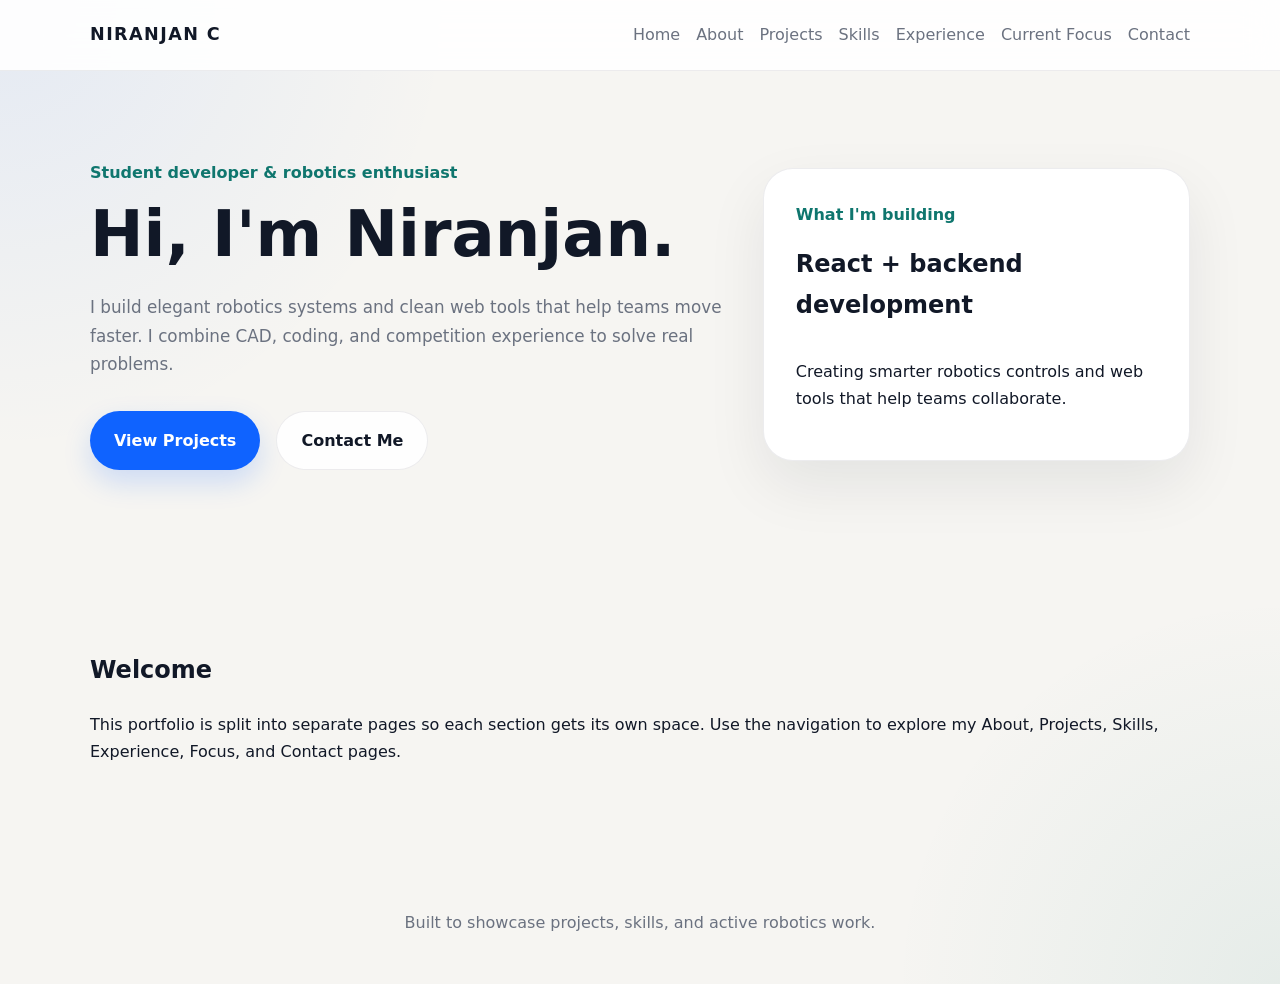
<file: index.html>
<!DOCTYPE html>
<html lang="en">
<head>
  <meta charset="UTF-8" />
  <meta name="viewport" content="width=device-width, initial-scale=1.0" />
  <title>Niranjan C | Portfolio</title>
  <link rel="stylesheet" href="styles.css" />
</head>
<body>
  <header class="site-header">
    <div class="container header-inner">
      <a class="brand" href="index.html">Niranjan C</a>
      <button class="nav-toggle" aria-label="Toggle navigation">☰</button>
      <nav class="site-nav">
        <a href="index.html">Home</a>
        <a href="about.html">About</a>
        <a href="projects.html">Projects</a>
        <a href="skills.html">Skills</a>
        <a href="experience.html">Experience</a>
        <a href="focus.html">Current Focus</a>
        <a href="contact.html">Contact</a>
      </nav>
    </div>
  </header>

  <main>
    <section class="hero section">
      <div class="container hero-grid">
        <div class="hero-copy fade-in">
          <p class="eyebrow">Student developer & robotics enthusiast</p>
          <h1>Hi, I'm Niranjan.</h1>
          <p class="hero-text">I build elegant robotics systems and clean web tools that help teams move faster. I combine CAD, coding, and competition experience to solve real problems.</p>
          <div class="hero-actions">
            <a class="button primary" href="projects.html">View Projects</a>
            <a class="button secondary" href="contact.html">Contact Me</a>
          </div>
        </div>
        <div class="hero-card fade-in fade-in-delay-1">
          <div class="hero-card-content">
            <span>What I'm building</span>
            <h2>React + backend development</h2>
            <p>Creating smarter robotics controls and web tools that help teams collaborate.</p>
          </div>
        </div>
      </div>
    </section>

    <section class="section">
      <div class="container section-grid">
        <div>
          <h2>Welcome</h2>
          <p>This portfolio is split into separate pages so each section gets its own space. Use the navigation to explore my About, Projects, Skills, Experience, Focus, and Contact pages.</p>
        </div>
      </div>
    </section>
  </main>

  <footer class="site-footer">
    <div class="container">
      <p>Built to showcase projects, skills, and active robotics work.</p>
    </div>
  </footer>

  <script src="script.js"></script>
</body>
</html>
</file>
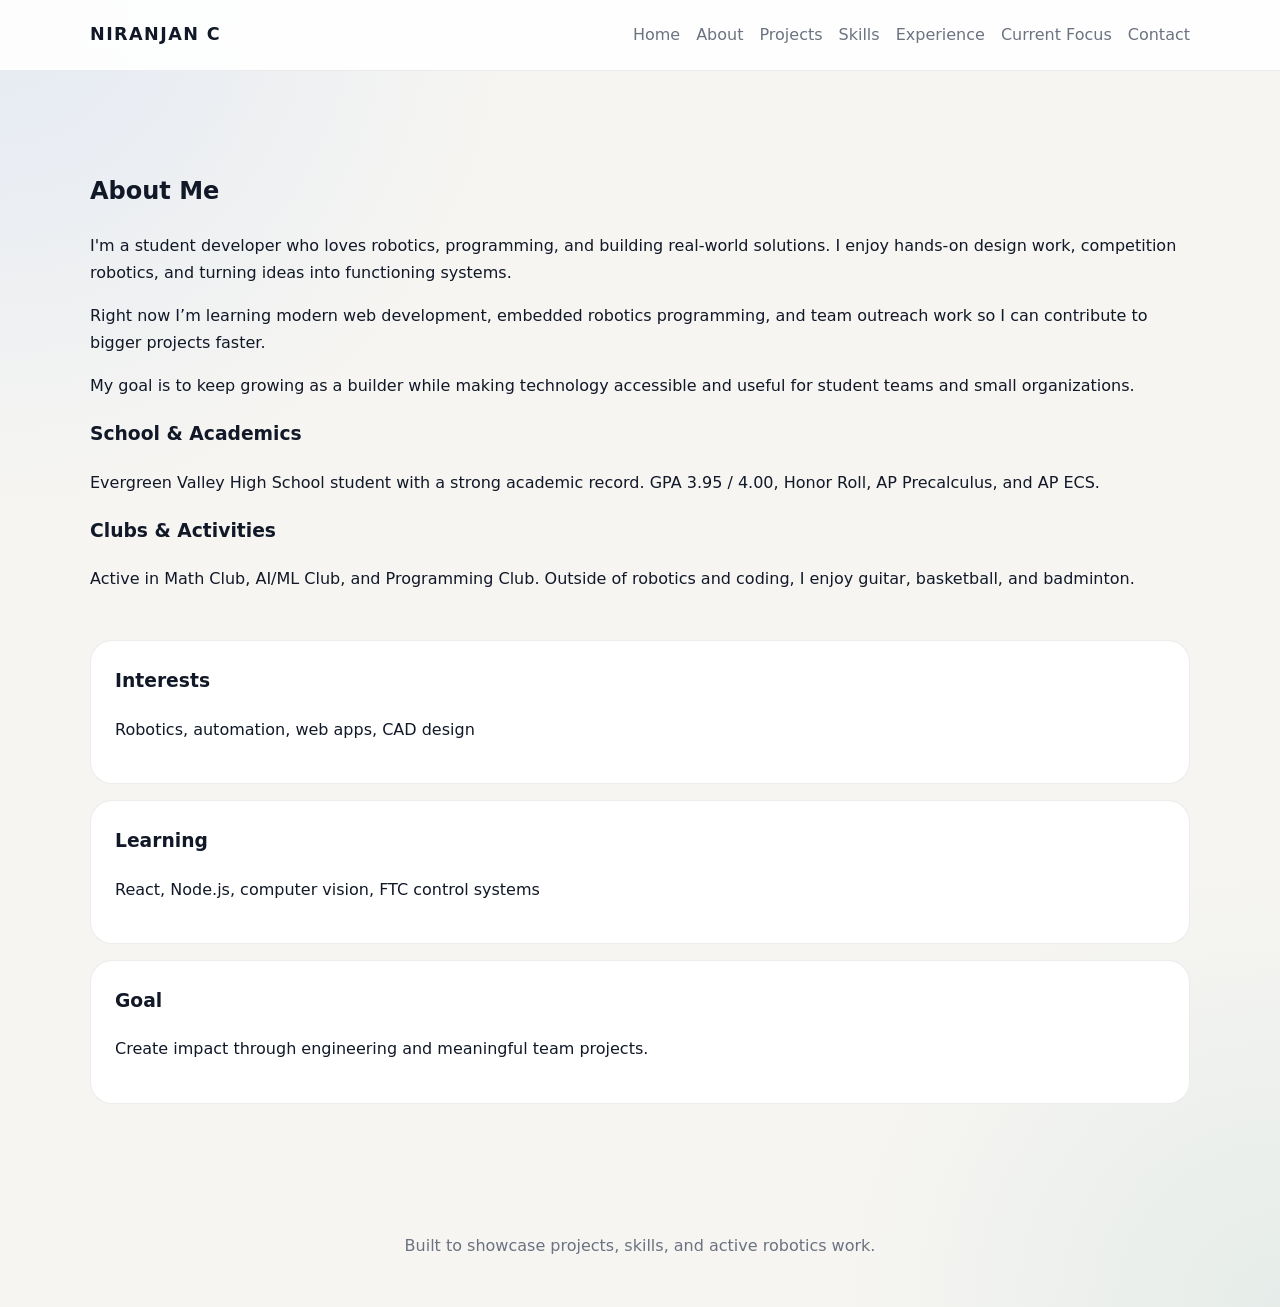
<file: about.html>
<!DOCTYPE html>
<html lang="en">
<head>
  <meta charset="UTF-8" />
  <meta name="viewport" content="width=device-width, initial-scale=1.0" />
  <title>About | Niranjan C</title>
  <link rel="stylesheet" href="styles.css" />
</head>
<body>
  <header class="site-header">
    <div class="container header-inner">
      <a class="brand" href="index.html">Niranjan C</a>
      <button class="nav-toggle" aria-label="Toggle navigation">☰</button>
      <nav class="site-nav">
        <a href="index.html">Home</a>
        <a href="about.html">About</a>
        <a href="projects.html">Projects</a>
        <a href="skills.html">Skills</a>
        <a href="experience.html">Experience</a>
        <a href="focus.html">Current Focus</a>
        <a href="contact.html">Contact</a>
      </nav>
    </div>
  </header>

  <main class="section">
    <div class="container section-grid">
      <div>
        <h2>About Me</h2>
        <p>I'm a student developer who loves robotics, programming, and building real-world solutions. I enjoy hands-on design work, competition robotics, and turning ideas into functioning systems.</p>
        <p>Right now I’m learning modern web development, embedded robotics programming, and team outreach work so I can contribute to bigger projects faster.</p>
        <p>My goal is to keep growing as a builder while making technology accessible and useful for student teams and small organizations.</p>
        <h3>School & Academics</h3>
        <p>Evergreen Valley High School student with a strong academic record. GPA 3.95 / 4.00, Honor Roll, AP Precalculus, and AP ECS.</p>
        <h3>Clubs & Activities</h3>
        <p>Active in Math Club, AI/ML Club, and Programming Club. Outside of robotics and coding, I enjoy guitar, basketball, and badminton.</p>
      </div>
      <div class="about-list">
        <div>
          <h3>Interests</h3>
          <p>Robotics, automation, web apps, CAD design</p>
        </div>
        <div>
          <h3>Learning</h3>
          <p>React, Node.js, computer vision, FTC control systems</p>
        </div>
        <div>
          <h3>Goal</h3>
          <p>Create impact through engineering and meaningful team projects.</p>
        </div>
      </div>
    </div>
  </main>

  <footer class="site-footer">
    <div class="container">
      <p>Built to showcase projects, skills, and active robotics work.</p>
    </div>
  </footer>

  <script src="script.js"></script>
</body>
</html>
</file>
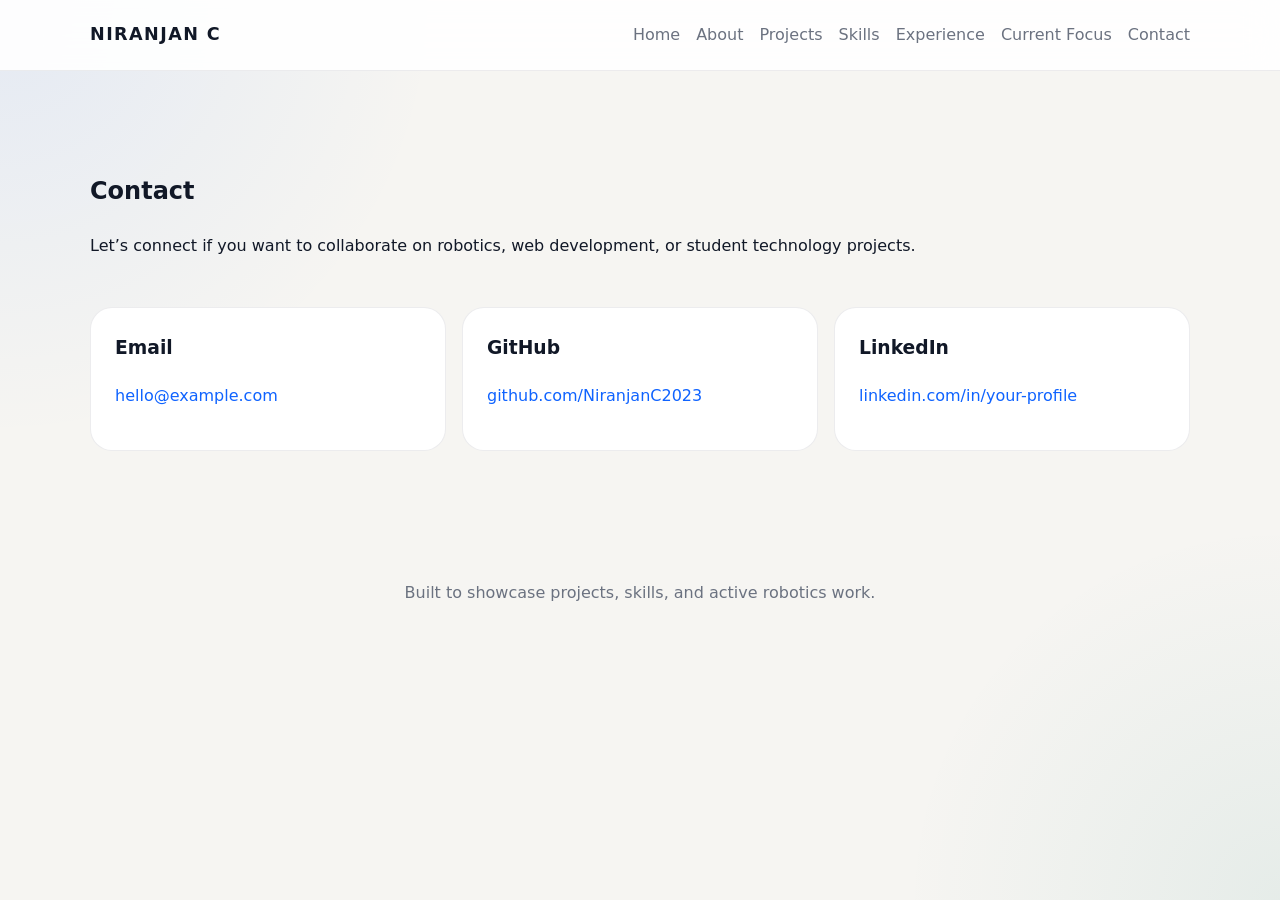
<file: contact.html>
<!DOCTYPE html>
<html lang="en">
<head>
  <meta charset="UTF-8" />
  <meta name="viewport" content="width=device-width, initial-scale=1.0" />
  <title>Contact | Niranjan C</title>
  <link rel="stylesheet" href="styles.css" />
</head>
<body>
  <header class="site-header">
    <div class="container header-inner">
      <a class="brand" href="index.html">Niranjan C</a>
      <button class="nav-toggle" aria-label="Toggle navigation">☰</button>
      <nav class="site-nav">
        <a href="index.html">Home</a>
        <a href="about.html">About</a>
        <a href="projects.html">Projects</a>
        <a href="skills.html">Skills</a>
        <a href="experience.html">Experience</a>
        <a href="focus.html">Current Focus</a>
        <a href="contact.html">Contact</a>
      </nav>
    </div>
  </header>

  <main class="section contact-section">
    <div class="container section-grid">
      <div>
        <h2>Contact</h2>
        <p>Let’s connect if you want to collaborate on robotics, web development, or student technology projects.</p>
      </div>
      <div class="contact-cards">
        <div class="contact-card">
          <h3>Email</h3>
          <p><a href="mailto:hello@example.com">hello@example.com</a></p>
        </div>
        <div class="contact-card">
          <h3>GitHub</h3>
          <p><a href="https://github.com/NiranjanC2023" target="_blank" rel="noreferrer">github.com/NiranjanC2023</a></p>
        </div>
        <div class="contact-card">
          <h3>LinkedIn</h3>
          <p><a href="#" target="_blank" rel="noreferrer">linkedin.com/in/your-profile</a></p>
        </div>
      </div>
    </div>
  </main>

  <footer class="site-footer">
    <div class="container">
      <p>Built to showcase projects, skills, and active robotics work.</p>
    </div>
  </footer>

  <script src="script.js"></script>
</body>
</html>
</file>
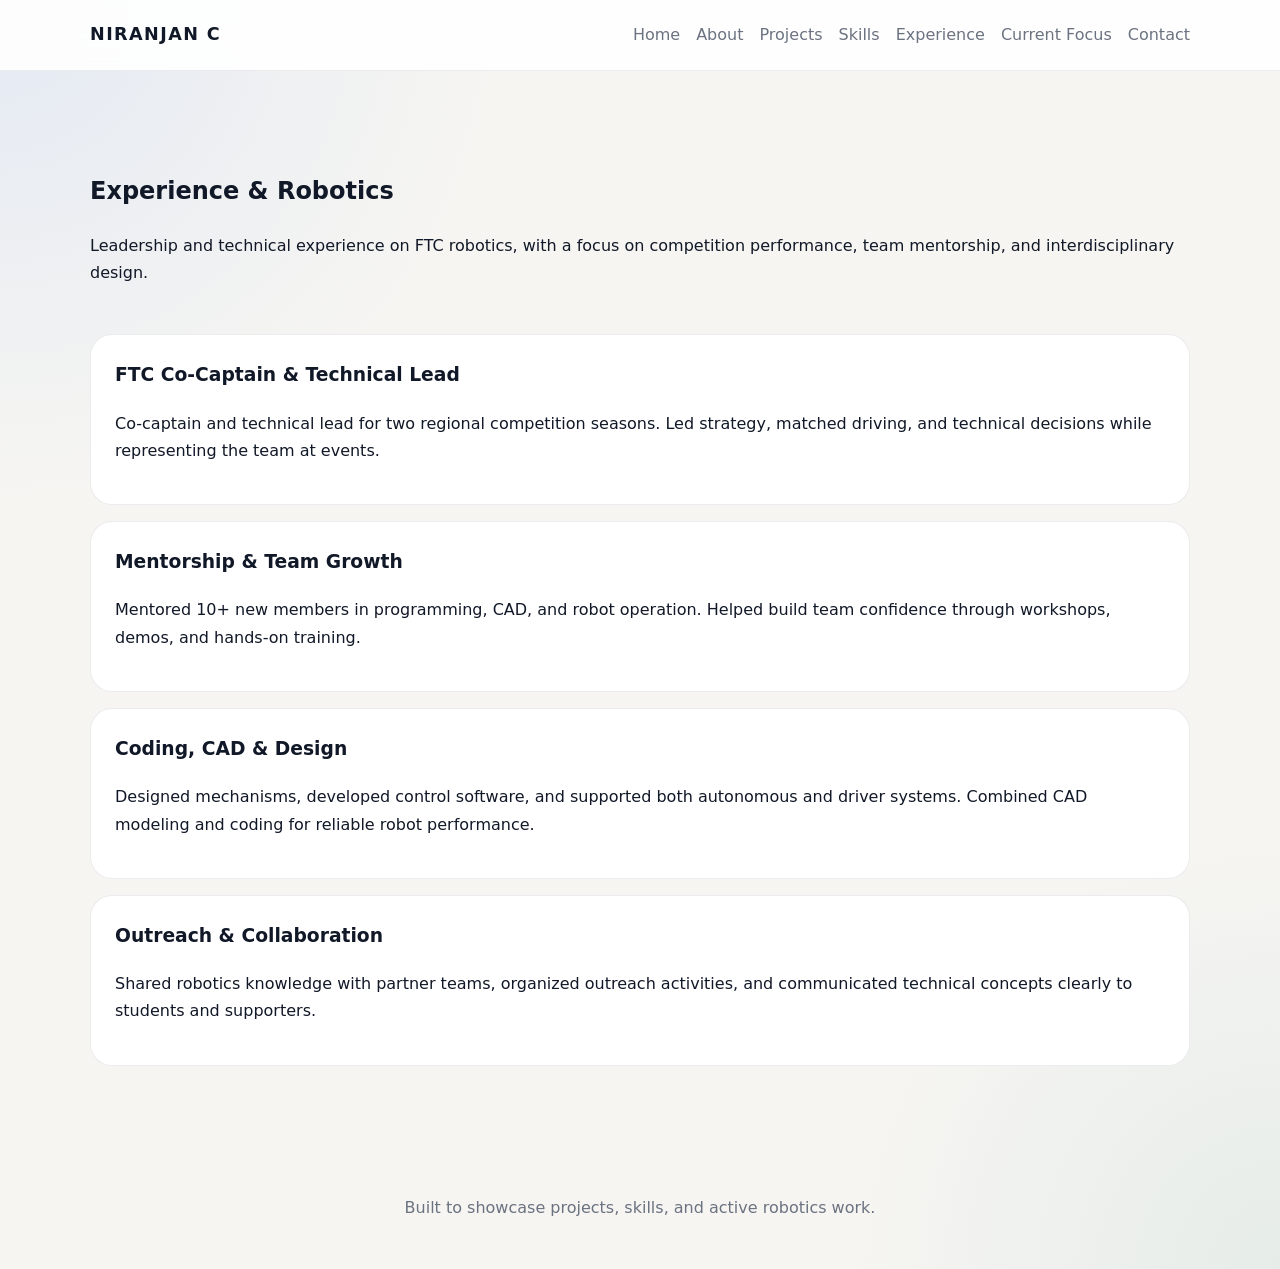
<file: experience.html>
<!DOCTYPE html>
<html lang="en">
<head>
  <meta charset="UTF-8" />
  <meta name="viewport" content="width=device-width, initial-scale=1.0" />
  <title>Experience | Niranjan C</title>
  <link rel="stylesheet" href="styles.css" />
</head>
<body>
  <header class="site-header">
    <div class="container header-inner">
      <a class="brand" href="index.html">Niranjan C</a>
      <button class="nav-toggle" aria-label="Toggle navigation">☰</button>
      <nav class="site-nav">
        <a href="index.html">Home</a>
        <a href="about.html">About</a>
        <a href="projects.html">Projects</a>
        <a href="skills.html">Skills</a>
        <a href="experience.html">Experience</a>
        <a href="focus.html">Current Focus</a>
        <a href="contact.html">Contact</a>
      </nav>
    </div>
  </header>

  <main class="section experience-section">
    <div class="container section-grid">
      <div>
        <h2>Experience & Robotics</h2>
        <p>Leadership and technical experience on FTC robotics, with a focus on competition performance, team mentorship, and interdisciplinary design.</p>
      </div>
      <div class="experience-list">
        <article>
          <h3>FTC Co-Captain & Technical Lead</h3>
          <p>Co-captain and technical lead for two regional competition seasons. Led strategy, matched driving, and technical decisions while representing the team at events.</p>
        </article>
        <article>
          <h3>Mentorship & Team Growth</h3>
          <p>Mentored 10+ new members in programming, CAD, and robot operation. Helped build team confidence through workshops, demos, and hands-on training.</p>
        </article>
        <article>
          <h3>Coding, CAD & Design</h3>
          <p>Designed mechanisms, developed control software, and supported both autonomous and driver systems. Combined CAD modeling and coding for reliable robot performance.</p>
        </article>
        <article>
          <h3>Outreach & Collaboration</h3>
          <p>Shared robotics knowledge with partner teams, organized outreach activities, and communicated technical concepts clearly to students and supporters.</p>
        </article>
      </div>
    </div>
  </main>

  <footer class="site-footer">
    <div class="container">
      <p>Built to showcase projects, skills, and active robotics work.</p>
    </div>
  </footer>

  <script src="script.js"></script>
</body>
</html>
</file>
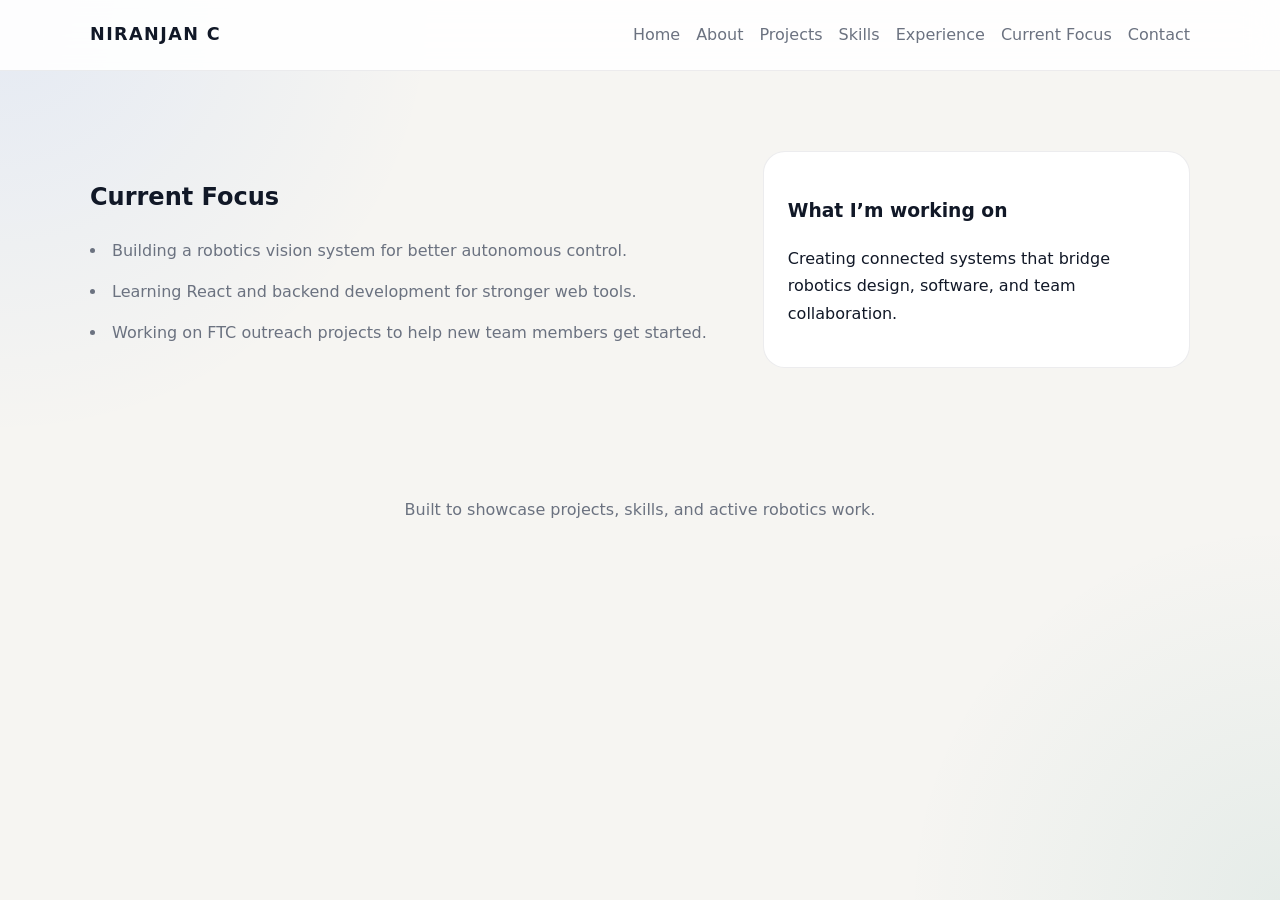
<file: focus.html>
<!DOCTYPE html>
<html lang="en">
<head>
  <meta charset="UTF-8" />
  <meta name="viewport" content="width=device-width, initial-scale=1.0" />
  <title>Current Focus | Niranjan C</title>
  <link rel="stylesheet" href="styles.css" />
</head>
<body>
  <header class="site-header">
    <div class="container header-inner">
      <a class="brand" href="index.html">Niranjan C</a>
      <button class="nav-toggle" aria-label="Toggle navigation">☰</button>
      <nav class="site-nav">
        <a href="index.html">Home</a>
        <a href="about.html">About</a>
        <a href="projects.html">Projects</a>
        <a href="skills.html">Skills</a>
        <a href="experience.html">Experience</a>
        <a href="focus.html">Current Focus</a>
        <a href="contact.html">Contact</a>
      </nav>
    </div>
  </header>

  <main class="section focus-section">
    <div class="container focus-grid">
      <div>
        <h2>Current Focus</h2>
        <ul>
          <li>Building a robotics vision system for better autonomous control.</li>
          <li>Learning React and backend development for stronger web tools.</li>
          <li>Working on FTC outreach projects to help new team members get started.</li>
        </ul>
      </div>
      <div class="focus-card">
        <h3>What I’m working on</h3>
        <p>Creating connected systems that bridge robotics design, software, and team collaboration.</p>
      </div>
    </div>
  </main>

  <footer class="site-footer">
    <div class="container">
      <p>Built to showcase projects, skills, and active robotics work.</p>
    </div>
  </footer>

  <script src="script.js"></script>
</body>
</html>
</file>
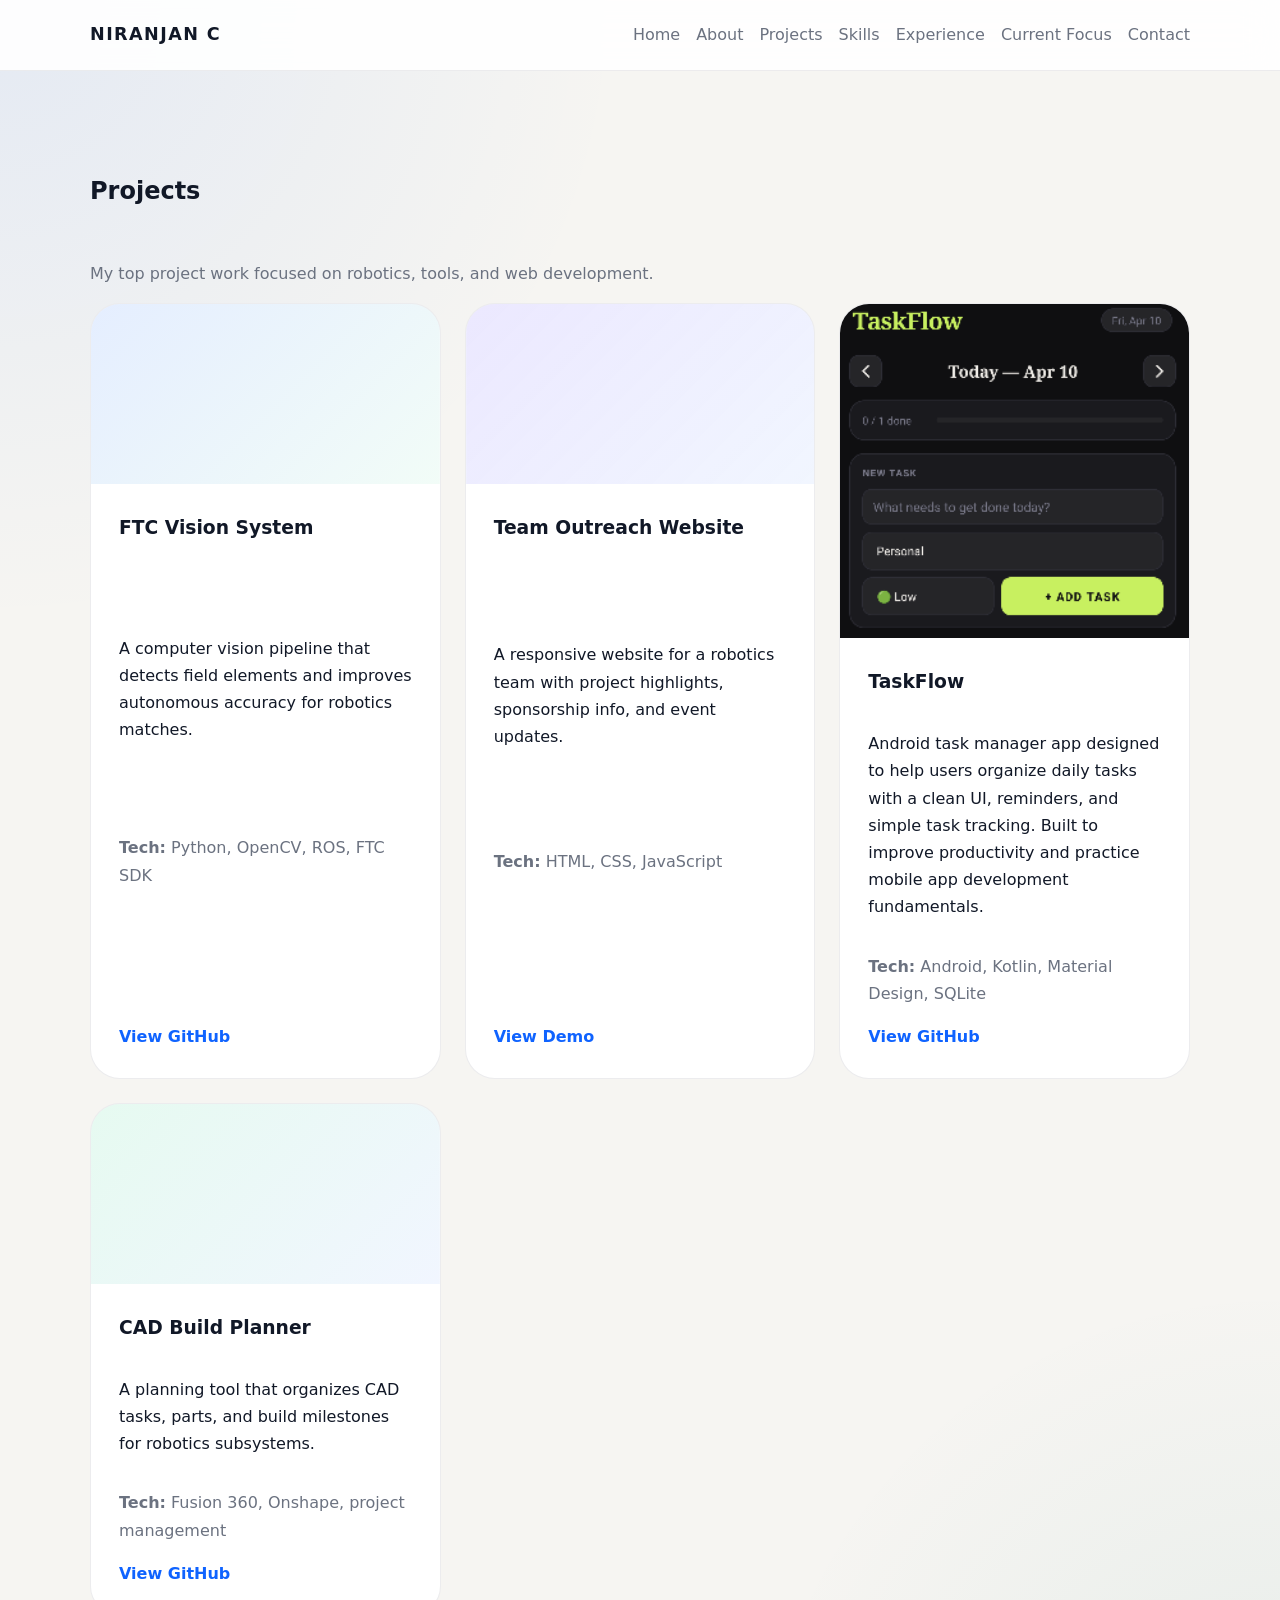
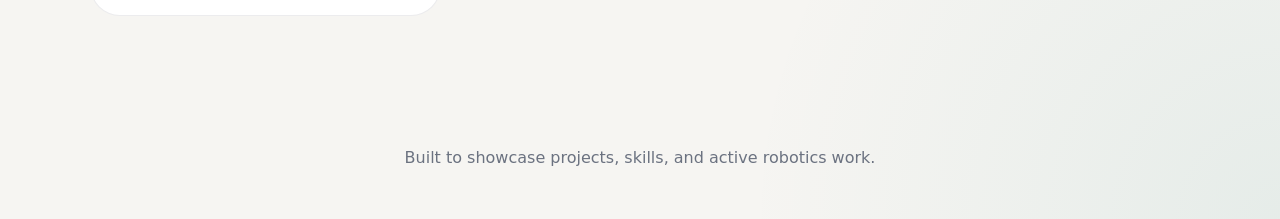
<file: projects.html>
<!DOCTYPE html>
<html lang="en">
<head>
  <meta charset="UTF-8" />
  <meta name="viewport" content="width=device-width, initial-scale=1.0" />
  <title>Projects | Niranjan C</title>
  <link rel="stylesheet" href="styles.css" />
</head>
<body>
  <header class="site-header">
    <div class="container header-inner">
      <a class="brand" href="index.html">Niranjan C</a>
      <button class="nav-toggle" aria-label="Toggle navigation">☰</button>
      <nav class="site-nav">
        <a href="index.html">Home</a>
        <a href="about.html">About</a>
        <a href="projects.html">Projects</a>
        <a href="skills.html">Skills</a>
        <a href="experience.html">Experience</a>
        <a href="focus.html">Current Focus</a>
        <a href="contact.html">Contact</a>
      </nav>
    </div>
  </header>

  <main class="section projects-section">
    <div class="container">
      <div class="section-heading">
        <h2>Projects</h2>
        <p>My top project work focused on robotics, tools, and web development.</p>
      </div>
      <div class="project-grid">
        <article class="project-card">
          <div class="project-image project-image-1"></div>
          <div class="project-content">
            <h3>FTC Vision System</h3>
            <p>A computer vision pipeline that detects field elements and improves autonomous accuracy for robotics matches.</p>
            <p class="project-meta"><strong>Tech:</strong> Python, OpenCV, ROS, FTC SDK</p>
            <a href="#" class="project-link">View GitHub</a>
          </div>
        </article>

        <article class="project-card">
          <div class="project-image project-image-2"></div>
          <div class="project-content">
            <h3>Team Outreach Website</h3>
            <p>A responsive website for a robotics team with project highlights, sponsorship info, and event updates.</p>
            <p class="project-meta"><strong>Tech:</strong> HTML, CSS, JavaScript</p>
            <a href="#" class="project-link">View Demo</a>
          </div>
        </article>

        <article class="project-card">
          <div class="project-image">
            <img src="Images/taskflow-screenshot.png" alt="TaskFlow app screenshot" />
          </div>
          <div class="project-content">
            <h3>TaskFlow</h3>
            <p>Android task manager app designed to help users organize daily tasks with a clean UI, reminders, and simple task tracking. Built to improve productivity and practice mobile app development fundamentals.</p>
            <p class="project-meta"><strong>Tech:</strong> Android, Kotlin, Material Design, SQLite</p>
            <a href="#" class="project-link">View GitHub</a>
          </div>
        </article>

        <article class="project-card">
          <div class="project-image project-image-3"></div>
          <div class="project-content">
            <h3>CAD Build Planner</h3>
            <p>A planning tool that organizes CAD tasks, parts, and build milestones for robotics subsystems.</p>
            <p class="project-meta"><strong>Tech:</strong> Fusion 360, Onshape, project management</p>
            <a href="#" class="project-link">View GitHub</a>
          </div>
        </article>
      </div>
    </div>
  </main>

  <footer class="site-footer">
    <div class="container">
      <p>Built to showcase projects, skills, and active robotics work.</p>
    </div>
  </footer>

  <script src="script.js"></script>
</body>
</html>
</file>
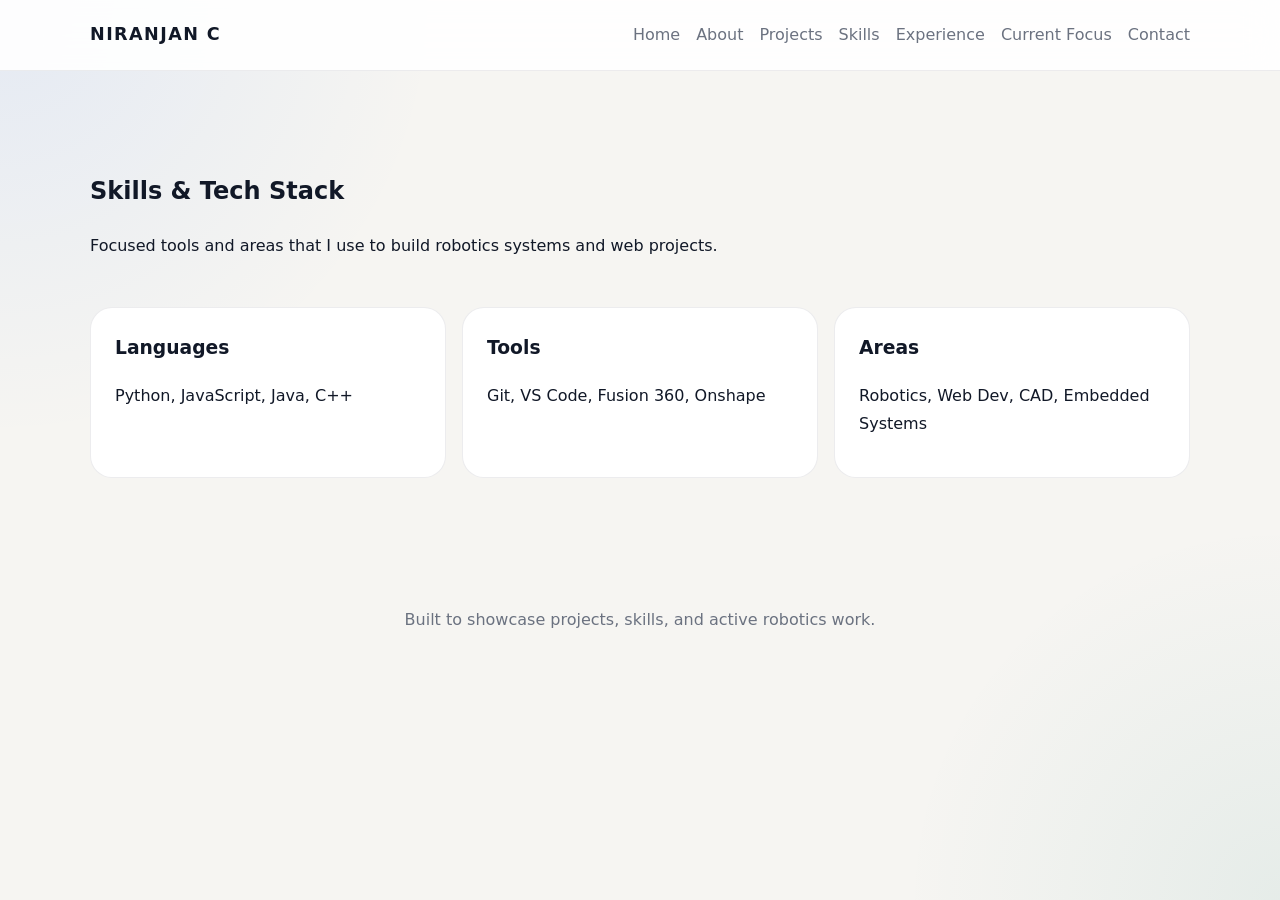
<file: skills.html>
<!DOCTYPE html>
<html lang="en">
<head>
  <meta charset="UTF-8" />
  <meta name="viewport" content="width=device-width, initial-scale=1.0" />
  <title>Skills | Niranjan C</title>
  <link rel="stylesheet" href="styles.css" />
</head>
<body>
  <header class="site-header">
    <div class="container header-inner">
      <a class="brand" href="index.html">Niranjan C</a>
      <button class="nav-toggle" aria-label="Toggle navigation">☰</button>
      <nav class="site-nav">
        <a href="index.html">Home</a>
        <a href="about.html">About</a>
        <a href="projects.html">Projects</a>
        <a href="skills.html">Skills</a>
        <a href="experience.html">Experience</a>
        <a href="focus.html">Current Focus</a>
        <a href="contact.html">Contact</a>
      </nav>
    </div>
  </header>

  <main class="section">
    <div class="container section-grid">
      <div>
        <h2>Skills & Tech Stack</h2>
        <p>Focused tools and areas that I use to build robotics systems and web projects.</p>
      </div>
      <div class="skills-grid">
        <div class="skill-group">
          <h3>Languages</h3>
          <p>Python, JavaScript, Java, C++</p>
        </div>
        <div class="skill-group">
          <h3>Tools</h3>
          <p>Git, VS Code, Fusion 360, Onshape</p>
        </div>
        <div class="skill-group">
          <h3>Areas</h3>
          <p>Robotics, Web Dev, CAD, Embedded Systems</p>
        </div>
      </div>
    </div>
  </main>

  <footer class="site-footer">
    <div class="container">
      <p>Built to showcase projects, skills, and active robotics work.</p>
    </div>
  </footer>

  <script src="script.js"></script>
</body>
</html>
</file>
<file: styles.css>
:root {
  color-scheme: light;
  --bg: #f6f5f2;
  --surface: #ffffff;
  --surface-strong: #f4f2ee;
  --text: #111827;
  --muted: #6b7280;
  --primary: #0f63ff;
  --primary-soft: rgba(15, 99, 255, 0.12);
  --accent: #0f766e;
  --border: rgba(15, 23, 42, 0.08);
  --shadow: 0 24px 60px rgba(15, 23, 42, 0.08);
  font-family: Inter, ui-sans-serif, system-ui, -apple-system, BlinkMacSystemFont, "Segoe UI", sans-serif;
}

* {
  box-sizing: border-box;
}

html {
  scroll-behavior: smooth;
}

body {
  margin: 0;
  min-height: 100vh;
  background: radial-gradient(circle at top left, rgba(15, 99, 255, 0.08), transparent 28%),
    radial-gradient(circle at bottom right, rgba(15, 119, 110, 0.07), transparent 24%),
    var(--bg);
  color: var(--text);
  line-height: 1.7;
}

img {
  max-width: 100%;
}

.container {
  width: min(1100px, calc(100% - 2rem));
  margin: 0 auto;
}

.site-header {
  position: sticky;
  top: 0;
  z-index: 10;
  background: rgba(255, 255, 255, 0.9);
  backdrop-filter: blur(18px);
  border-bottom: 1px solid var(--border);
}

.header-inner {
  display: flex;
  align-items: center;
  justify-content: space-between;
  gap: 1rem;
  min-height: 70px;
}

.brand {
  font-weight: 700;
  font-size: 1.1rem;
  letter-spacing: 0.08em;
  text-transform: uppercase;
  color: var(--text);
  text-decoration: none;
}

.site-nav {
  display: flex;
  flex-wrap: wrap;
  gap: 1rem;
}

.site-nav a {
  color: var(--muted);
  text-decoration: none;
  transition: color 0.2s ease, transform 0.2s ease;
}

.site-nav a:hover,
.site-nav a:focus-visible {
  color: var(--text);
  transform: translateY(-1px);
}

.nav-toggle {
  display: none;
  border: none;
  background: transparent;
  color: var(--text);
  font-size: 1.5rem;
  cursor: pointer;
}

.section {
  padding: 5rem 0;
}

.hero {
  padding-top: 5.5rem;
}

.hero-grid,
.focus-grid,
.section-grid {
  display: grid;
  gap: 2rem;
  align-items: center;
}
.fade-in {
  opacity: 0;
  transform: translateY(24px);
  animation: fadeInUp 0.75s ease forwards;
}

.fade-in-delay-1 {
  animation-delay: 0.35s;
}

.fade-in-delay-2 {
  animation-delay: 0.55s;
}
.hero-grid {
  grid-template-columns: 1.2fr 0.8fr;
}

.eyebrow {
  margin: 0 0 1rem;
  color: var(--accent);
  font-weight: 600;
}

.hero h1 {
  margin: 0;
  font-size: clamp(2.8rem, 5vw, 4.8rem);
  line-height: 1.02;
}

.hero-text {
  max-width: 680px;
  margin: 1.6rem 0 2rem;
  color: var(--muted);
  font-size: 1.05rem;
}

.hero-actions {
  display: flex;
  flex-wrap: wrap;
  gap: 1rem;
}

.button {
  display: inline-flex;
  align-items: center;
  justify-content: center;
  gap: 0.5rem;
  padding: 0.95rem 1.5rem;
  border-radius: 999px;
  font-weight: 600;
  text-decoration: none;
  transition: transform 0.2s ease, background-color 0.2s ease, box-shadow 0.2s ease;
}

.button:hover,
.button:focus-visible {
  transform: translateY(-1px);
}

.primary {
  color: #fff;
  background: var(--primary);
  box-shadow: 0 12px 28px rgba(15, 99, 255, 0.18);
}

.secondary {
  color: var(--text);
  border: 1px solid var(--border);
  background: rgba(255, 255, 255, 0.9);
}

.hero-card {
  padding: 2rem;
  background: var(--surface);
  border: 1px solid var(--border);
  border-radius: 30px;
  box-shadow: var(--shadow);
}

.hero-card-content {
  display: grid;
  gap: 1rem;
}

.hero-card-content span {
  color: var(--accent);
  font-weight: 700;
}

.hero-card-content h2 {
  margin: 0;
}

.section-heading {
  display: flex;
  flex-direction: column;
  gap: 0.75rem;
}

.section-heading p {
  max-width: 780px;
  color: var(--muted);
}

.project-grid {
  display: grid;
  gap: 1.5rem;
  grid-template-columns: repeat(3, minmax(0, 1fr));
}

.project-card {
  background: var(--surface);
  border: 1px solid var(--border);
  border-radius: 30px;
  overflow: hidden;
  display: flex;
  flex-direction: column;
  min-height: 360px;
}

.project-image {
  min-height: 180px;
  overflow: hidden;
  border-top-left-radius: 24px;
  border-top-right-radius: 24px;
  background-size: cover;
  background-position: center;
}

.project-image img {
  width: 100%;
  height: 100%;
  object-fit: cover;
  display: block;
  border-top-left-radius: 24px;
  border-top-right-radius: 24px;
}

.project-image-1 {
  background-image: linear-gradient(135deg, rgba(79,140,255,0.15), rgba(87,221,157,0.08));
}

.project-image-2 {
  background-image: linear-gradient(135deg, rgba(123,100,255,0.15), rgba(79,140,255,0.08));
}

.project-image-3 {
  background-image: linear-gradient(135deg, rgba(87,221,157,0.15), rgba(79,140,255,0.08));
}

.project-image-4 {
  background-image: linear-gradient(135deg, rgba(255,165,0,0.15), rgba(79,140,255,0.08));
}

.project-content {
  padding: 1.75rem;
  display: grid;
  gap: 1rem;
  flex: 1;
}

.project-content h3 {
  margin: 0;
}

.project-meta {
  color: var(--muted);
  margin: 0;
}

.project-link {
  margin-top: auto;
  color: var(--primary);
  font-weight: 700;
  text-decoration: none;
}

.project-link:hover,
.project-link:focus-visible {
  text-decoration: underline;
}

.about-list,
.skills-grid,
.experience-list,
.contact-cards {
  display: grid;
  gap: 1rem;
}

.about-list div,
.skill-group,
.contact-card,
.focus-card {
  background: var(--surface);
  border: 1px solid var(--border);
  border-radius: 22px;
  padding: 1.5rem;
}

.about-list h3,
.skill-group h3,
.contact-card h3 {
  margin-top: 0;
}

.skills-grid {
  grid-template-columns: repeat(3, minmax(0, 1fr));
}

.experience-list article {
  background: var(--surface);
  border: 1px solid var(--border);
  border-radius: 22px;
  padding: 1.5rem;
}

.experience-list h3 {
  margin-top: 0;
}

.focus-grid {
  grid-template-columns: 1.5fr 1fr;
}

@keyframes fadeInUp {
  from {
    opacity: 0;
    transform: translateY(24px);
  }
  to {
    opacity: 1;
    transform: translateY(0);
  }
}

.focus-grid ul {
  list-style: disc inside;
  padding-left: 0;
  color: var(--muted);
}

.focus-grid li {
  margin-bottom: 0.85rem;
}

.contact-cards {
  grid-template-columns: repeat(3, minmax(0, 1fr));
}

.contact-card a {
  color: var(--primary);
  text-decoration: none;
}

.site-footer {
  padding: 2rem 0;
  text-align: center;
  color: var(--muted);
}

@media (max-width: 880px) {
  .hero-grid,
  .focus-grid,
  .section-grid,
  .project-grid,
  .skills-grid,
  .contact-cards {
    grid-template-columns: 1fr;
  }

  .header-inner {
    flex-wrap: wrap;
  }
}

@media (max-width: 720px) {
  .nav-toggle {
    display: block;
  }

  .site-nav {
    width: 100%;
    display: none;
    flex-direction: column;
    background: rgba(255, 255, 255, 0.95);
    padding: 1rem 0;
    border-top: 1px solid var(--border);
  }

  .site-nav.open {
    display: flex;
  }

  .site-nav a {
    width: 100%;
    padding: 0.75rem 1rem;
  }
}

@media (max-width: 540px) {
  .hero {
    padding-top: 4rem;
  }

  .hero h1 {
    font-size: 3rem;
  }

  .hero-actions {
    flex-direction: column;
    align-items: stretch;
  }
}
</file>
